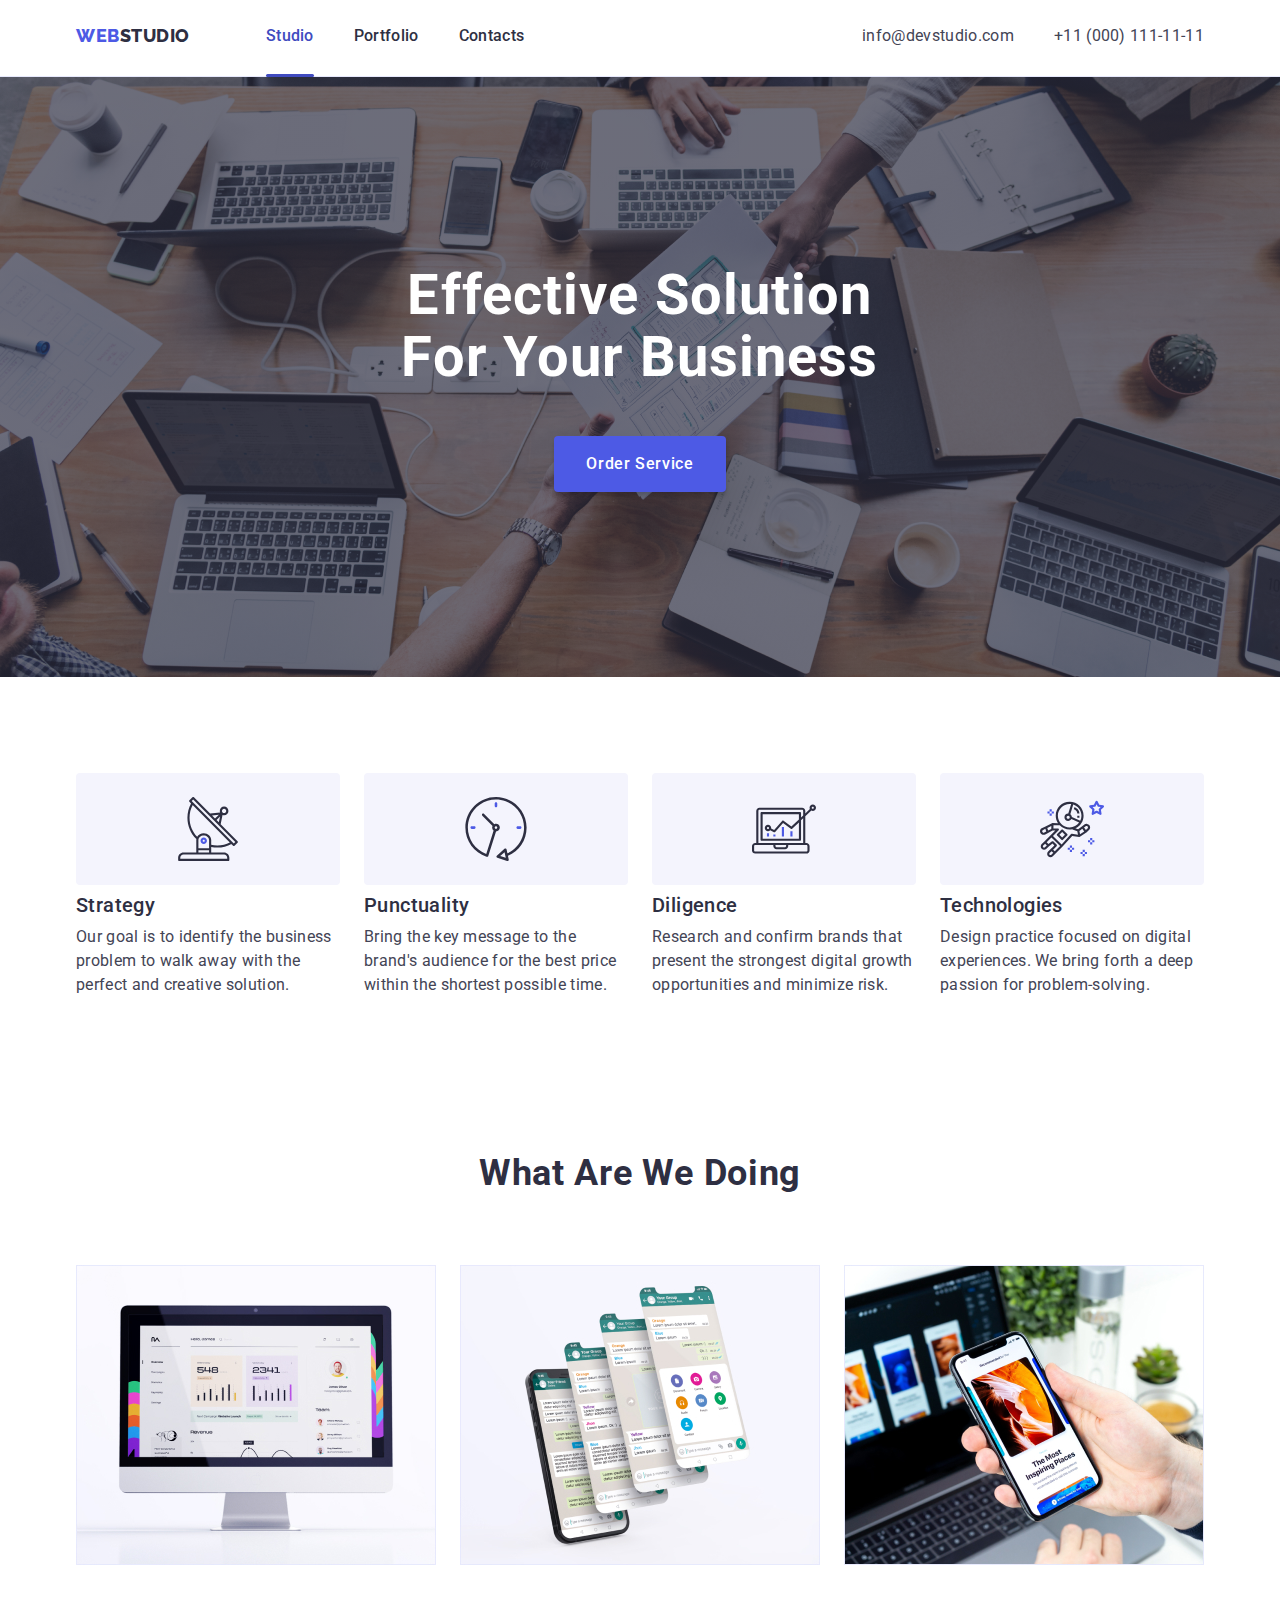
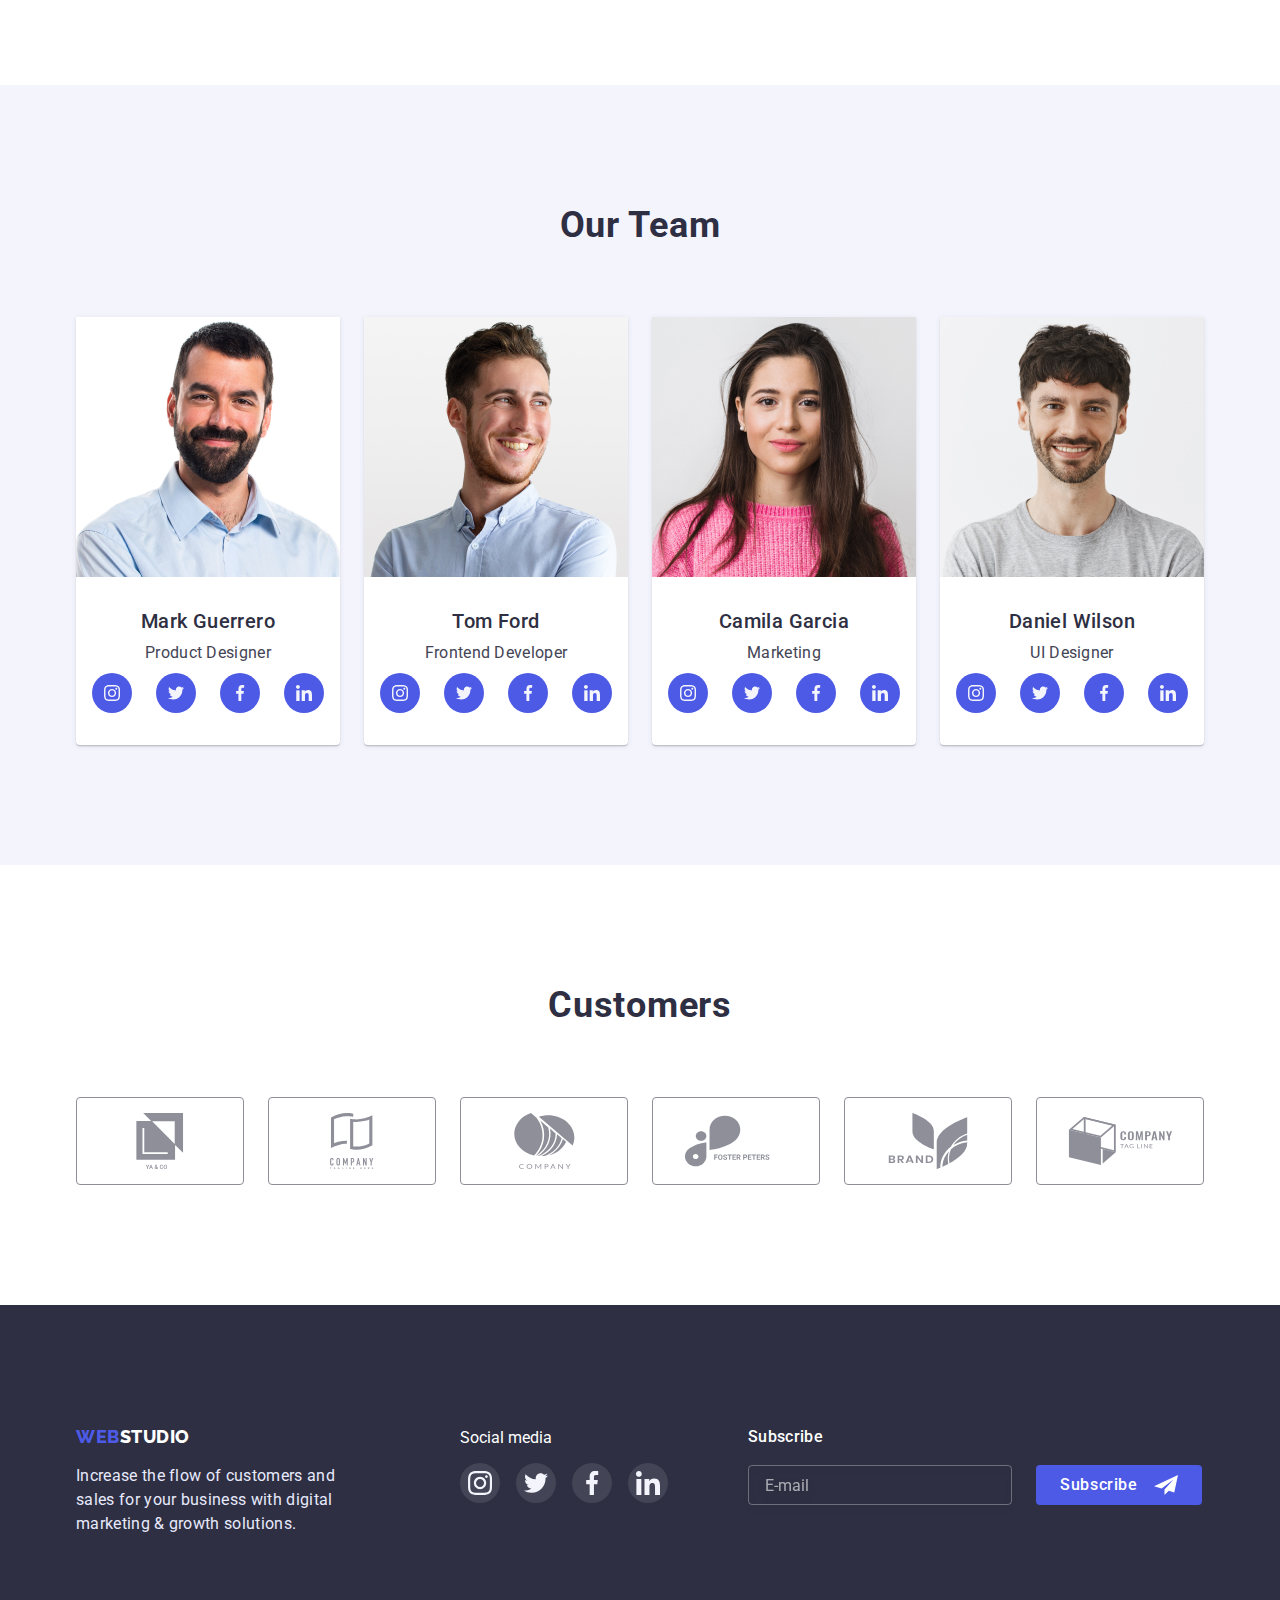
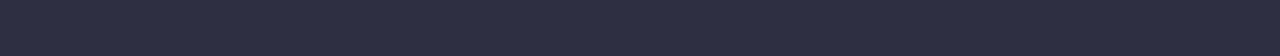
<file: index.html>
<!DOCTYPE html>
<html lang="en">
	<head>
		<meta charset="UTF-8" />
		<meta http-equiv="X-UA-Compatible" content="IE=edge" />
		<meta name="viewport" content="width=device-width, initial-scale=1.0" />
		<link rel="preconnect" href="https://fonts.googleapis.com" />
		<link rel="preconnect" href="https://fonts.gstatic.com" crossorigin />
		<link
			href="https://fonts.googleapis.com/css2?family=Raleway:wght@800&family=Roboto:wght@400;500;700;900&display=swap"
			rel="stylesheet"
		/>
		<link
			rel="stylesheet"
			href="https://cdnjs.cloudflare.com/ajax/libs/modern-normalize/1.1.0/modern-normalize.css"
		/>
		<link rel="stylesheet" href="./css/style.css" />
		<link rel="stylesheet" href="./css/mobile-lg.css" />
		<link rel="stylesheet" href="./css/tablet.css" />
		<link rel="stylesheet" href="./css/desktop.css" />
		<title>WebStudio</title>
	</head>
	<body>
		<!-- HEADER start -->
		<header class="header">
			<div class="container page-header">
				<div class="header-logo">
					<a class="logo-link link" href="./index.html"
						><span class="logo-color">Web</span>Studio</a
					>
				</div>

				<nav class="header-nav">
					<ul class="header-tab-menu list">
						<li class="header-tab-menu-item">
							<a class="header-tab-link link active" href="./index.html">Studio</a>
						</li>
						<li class="header-tab-menu-item">
							<a class="header-tab-link link" href="./portfolio.html">Portfolio</a>
						</li>
						<li class="header-tab-menu-item">
							<a class="header-tab-link link" href="">Contacts</a>
						</li>
					</ul>
				</nav>

				<address class="header-tab-contacts">
					<ul class="header-tab-contact list">
						<li class="header-tab-contacts-item">
							<a class="header-contact-link link" href="mailto:info@devstudio.com"
								>info@devstudio.com</a
							>
						</li>
						<li class="header-tab-contacts-item">
							<a class="header-contact-link link" href="tel:+110001111111"
								>+11 (000) 111-11-11</a
							>
						</li>
					</ul>
				</address>
			</div>
		</header>
		<!-- HEADER end -->

		<!-- Header mobile start -->
		<header class="header-mobile">
			<div class="header-mobile-container">
				<div class="header-mobile-wrap">
					<div class="header-mobile-logo">
						<a class="logo-link link" href="./index.html"
							><span class="logo-color">Web</span>Studio</a
						>
					</div>

					<div class="header-burger burger js-open-menu">
						<span class="burger-line burger-line-first"></span>
						<span class="burger-line burger-line-second"></span>
						<span class="burger-line burger-line-third"></span>
					</div>

					<div class="header-nav-wrap">
						<button class="header-nav-close" type="button"></button>
						<nav class="nav">
							<ul class="header-menu list">
								<li class="header-menu-item">
									<a class="header-link link active" href="./index.html">Studio</a>
								</li>
								<li class="header-menu-item">
									<a class="header-link link" href="./portfolio.html">Portfolio</a>
								</li>
								<li class="header-menu-item">
									<a class="header-link link" href="">Contacts</a>
								</li>
							</ul>
						</nav>
						<div class="header-mobile-social">
							<address class="header-contacts">
								<ul class="header-menu-contacts list">
									<li class="header-menu-contact-item">
										<a
											class="header-address-link header-tel-link link"
											href="tel:+110001111111"
											>+11 (000) 111-11-11</a
										>
									</li>
									<li class="header-menu-contact-item">
										<a
											class="header-address-link header-mail-link link"
											href="mailto:info@devstudio.com"
											>info@devstudio.com</a
										>
									</li>
								</ul>
							</address>

							<ul class="header-social-list list">
								<li class="header-social-item">
									<a href="#!" class="header-social-link link">
										<svg class="header-social-icon" width="24" height="24">
											<use href="./images/sprite.svg#icon-inst"></use>
										</svg>
									</a>
								</li>
								<li class="header-social-item">
									<a href="#!" class="header-social-link link">
										<svg class="header-social-icon" width="24" height="24">
											<use href="./images/sprite.svg#icon-twitter"></use>
										</svg>
									</a>
								</li>
								<li class="header-social-item">
									<a href="#!" class="header-social-link link">
										<svg class="header-social-icon" width="24" height="24">
											<use href="./images/sprite.svg#icon-facebook"></use>
										</svg>
									</a>
								</li>
								<li class="header-social-item">
									<a href="#!" class="header-social-link link">
										<svg class="header-social-icon" width="24" height="24">
											<use href="./images/sprite.svg#icon-linkedin"></use>
										</svg>
									</a>
								</li>
							</ul>
						</div>
					</div>
				</div>
			</div>
		</header>
		<!-- Header mobile end -->

		<main>
			<!-- Hero start -->
			<section class="hero">
				<div class="container">
					<div class="hero-wrap">
						<h1 class="hero-title">Effective Solution for Your Business</h1>

						<button class="hero-btn btn" type="button" data-modal-open>
							Order Service
						</button>
					</div>
				</div>
			</section>
			<!-- Hero end -->

			<!-- Advantages start -->
			<section class="advantages">
				<div class="container">
					<h2 class="section-title visually-hidden">Advantages</h2>
					<ul class="advantages-list list">
						<li class="advantages-item">
							<div class="advantages-wrap">
								<svg class="advantages-icon" width="64" height="64">
									<use href="./images/sprite.svg#icon-antenna-1"></use>
								</svg>
							</div>
							<h3 class="advantages-subtitle section-subtitle">Strategy</h3>
							<p class="advantages-desc section-desc">
								Our goal is to identify the business problem to walk away with the
								perfect and creative solution.
							</p>
						</li>
						<li class="advantages-item">
							<div class="advantages-wrap">
								<svg class="advantages-icon" width="64" height="64">
									<use href="./images/sprite.svg#icon-clock-1"></use>
								</svg>
							</div>
							<h3 class="advantages-subtitle section-subtitle">Punctuality</h3>
							<p class="advantages-desc section-desc">
								Bring the key message to the brand's audience for the best price within
								the shortest possible time.
							</p>
						</li>
						<li class="advantages-item">
							<div class="advantages-wrap">
								<svg class="advantages-icon" width="64" height="64">
									<use href="./images/sprite.svg#icon-diagram-1"></use>
								</svg>
							</div>
							<h3 class="advantages-subtitle section-subtitle">Diligence</h3>
							<p class="advantages-desc section-desc">
								Research and confirm brands that present the strongest digital growth
								opportunities and minimize risk.
							</p>
						</li>
						<li class="advantages-item">
							<div class="advantages-wrap">
								<svg class="advantages-icon" width="64" height="64">
									<use href="./images/sprite.svg#icon-astronaut-1"></use>
								</svg>
							</div>
							<h3 class="advantages-subtitle section-subtitle">Technologies</h3>
							<p class="advantages-desc section-desc">
								Design practice focused on digital experiences. We bring forth a deep
								passion for problem-solving.
							</p>
						</li>
					</ul>
				</div>
			</section>
			<!-- Advantages end -->

			<!-- Section possitibilities start -->
			<section class="possitibilities section">
				<div class="container">
					<h2 class="section-title">What are we doing</h2>
					<ul class="possitibilities-list list">
						<li class="possitibilities-item">
							<img
								srcset="
									./images/content-image1.jpg    1x,
									./images/content-image1-2x.jpg 2x
								"
								src="./images/content-image1.jpg"
								alt="computer monitor and statistic"
								width="360"
							/>
						</li>

						<li class="possitibilities-item">
							<img
								srcset="
									./images/content-image2.jpg    1x,
									./images/content-image2-2x.jpg 2x
								"
								src="./images/content-image2.jpg"
								alt="telephone and widgets"
								width="360"
							/>
						</li>

						<li class="possitibilities-item">
							<img
								srcset="
									./images/content-image3.jpg    1x,
									./images/content-image3-2x.jpg 2x
								"
								src="./images/content-image3.jpg"
								alt="macbook and telephone with content"
								width="360"
							/>
						</li>
					</ul>
				</div>
			</section>
			<!-- Section possitibilities end -->

			<!-- Team start -->
			<section class="team">
				<div class="container page-team">
					<h2 class="team-title section-title">Our Team</h2>
					<ul class="team-card-list list">
						<li class="team-card-item">
							<picture>
								<source
									srcset="./images/team-1-desk.jpg 1x, ./images/team-1-desk-2x.jpg 2x"
									media="(min-width: 1200px)"
								/>
								<source
									srcset="./images/team-1-tab.jpg 1x, ./images/team-1-tab-2x.jpg 2x"
									media="(min-width: 768px)"
								/>
								<source
									srcset="./images/team-1-mob.jpg 1x, ./images/team-1-mob-2x.jpg 2x"
									media="(max-width: 767px)"
								/>
								<img
									srcset="./images/team-1-mob.jpg 1x, ./images/team-1-mob-2x.jpg 2x"
									src="./images/team-1-mob.jpg"
									alt="Mark Guerrero"
									width="264"
									class="team-card-img"
								/>
							</picture>

							<div class="team-text">
								<h3 class="team-name">Mark Guerrero</h3>
								<p class="team-desc">Product Designer</p>
								<ul class="team-social-list list">
									<li class="team-social-item">
										<a href="#!" class="team-social-link link">
											<svg class="team-social-icon" width="16" height="16">
												<use href="./images/sprite.svg#icon-inst"></use>
											</svg>
										</a>
									</li>
									<li class="team-social-item">
										<a href="#!" class="team-social-link link">
											<svg class="team-social-icon" width="16" height="16">
												<use href="./images/sprite.svg#icon-twitter"></use>
											</svg>
										</a>
									</li>
									<li class="team-social-item">
										<a href="#!" class="team-social-link link">
											<svg class="team-social-icon" width="16" height="16">
												<use href="./images/sprite.svg#icon-facebook"></use>
											</svg>
										</a>
									</li>
									<li class="team-social-item">
										<a href="#!" class="team-social-link link">
											<svg class="team-social-icon" width="16" height="16">
												<use href="./images/sprite.svg#icon-linkedin"></use>
											</svg>
										</a>
									</li>
								</ul>
							</div>
						</li>

						<li class="team-card-item">
							<picture>
								<source
									srcset="./images/team-2-desk.jpg 1x, ./images/team-2-desk-2x.jpg 2x"
									media="(min-width: 1200px)"
								/>
								<source
									srcset="./images/team-2-tab.jpg 1x, ./images/team-2-tab-2x.jpg 2x"
									media="(min-width: 768px)"
								/>
								<source
									srcset="./images/team-2-mob.jpg 1x, ./images/team-2-mob-2x.jpg 2x"
									media="(max-width: 767px)"
								/>
								<img
									srcset="./images/team-2-mob.jpg 1x, ./images/team-2-mob-2x.jpg 2x"
									src="./images/team-2-mob.jpg"
									alt="Mark Guerrero"
									width="264"
									class="team-card-img"
								/>
							</picture>
							<div class="team-text">
								<h3 class="team-name">Tom Ford</h3>
								<p class="team-desc">Frontend Developer</p>
								<ul class="team-social-list list">
									<li class="team-social-item">
										<a href="#!" class="team-social-link link">
											<svg class="team-social-icon" width="16" height="16">
												<use href="./images/sprite.svg#icon-inst"></use>
											</svg>
										</a>
									</li>
									<li class="team-social-item">
										<a href="#!" class="team-social-link link">
											<svg class="team-social-icon" width="16" height="16">
												<use href="./images/sprite.svg#icon-twitter"></use>
											</svg>
										</a>
									</li>
									<li class="team-social-item">
										<a href="#!" class="team-social-link link">
											<svg class="team-social-icon" width="16" height="16">
												<use href="./images/sprite.svg#icon-facebook"></use>
											</svg>
										</a>
									</li>
									<li class="team-social-item">
										<a href="#!" class="team-social-link link">
											<svg class="team-social-icon" width="16" height="16">
												<use href="./images/sprite.svg#icon-linkedin"></use>
											</svg>
										</a>
									</li>
								</ul>
							</div>
						</li>

						<li class="team-card-item">
							<picture>
								<source
									srcset="./images/team-3-desk.jpg 1x, ./images/team-3-desk-2x.jpg 2x"
									media="(min-width: 1200px)"
								/>
								<source
									srcset="./images/team-3-tab.jpg 1x, ./images/team-3-tab-2x.jpg 2x"
									media="(min-width: 768px)"
								/>
								<source
									srcset="./images/team-3-mob.jpg 1x, ./images/team-3-mob-2x.jpg 2x"
									media="(max-width: 767px)"
								/>
								<img
									srcset="./images/team-3-mob.jpg 1x, ./images/team-3-mob-2x.jpg 2x"
									src="./images/team-3-mob.jpg"
									alt="Mark Guerrero"
									width="264"
									class="team-card-img"
								/>
							</picture>
							<div class="team-text">
								<h3 class="team-name">Camila Garcia</h3>
								<p class="team-desc">Marketing</p>
								<ul class="team-social-list list">
									<li class="team-social-item">
										<a href="#!" class="team-social-link link">
											<svg class="team-social-icon" width="16" height="16">
												<use href="./images/sprite.svg#icon-inst"></use>
											</svg>
										</a>
									</li>
									<li class="team-social-item">
										<a href="#!" class="team-social-link link">
											<svg class="team-social-icon" width="16" height="16">
												<use href="./images/sprite.svg#icon-twitter"></use>
											</svg>
										</a>
									</li>
									<li class="team-social-item">
										<a href="#!" class="team-social-link link">
											<svg class="team-social-icon" width="16" height="16">
												<use href="./images/sprite.svg#icon-facebook"></use>
											</svg>
										</a>
									</li>
									<li class="team-social-item">
										<a href="#!" class="team-social-link link">
											<svg class="team-social-icon" width="16" height="16">
												<use href="./images/sprite.svg#icon-linkedin"></use>
											</svg>
										</a>
									</li>
								</ul>
							</div>
						</li>

						<li class="team-card-item">
							<picture>
								<source
									srcset="./images/team-4-desk.jpg 1x, ./images/team-4-desk-2x.jpg 2x"
									media="(min-width: 1200px)"
								/>
								<source
									srcset="./images/team-4-tab.jpg 1x, ./images/team-4-tab-2x.jpg 2x"
									media="(min-width: 768px)"
								/>
								<source
									srcset="./images/team-4-mob.jpg 1x, ./images/team-4-mob-2x.jpg 2x"
									media="(max-width: 767px)"
								/>
								<img
									srcset="./images/team-4-mob.jpg 1x, ./images/team-4-mob-2x.jpg 2x"
									src="./images/team-1-mob.jpg"
									alt="Mark Guerrero"
									width="264"
									class="team-card-img"
								/>
							</picture>
							<div class="team-text">
								<h3 class="team-name">Daniel Wilson</h3>
								<p class="team-desc">UI Designer</p>
								<ul class="team-social-list list">
									<li class="team-social-item">
										<a href="#!" class="team-social-link link">
											<svg class="team-social-icon" width="16" height="16">
												<use href="./images/sprite.svg#icon-inst"></use>
											</svg>
										</a>
									</li>
									<li class="team-social-item">
										<a href="#!" class="team-social-link link">
											<svg class="team-social-icon" width="16" height="16">
												<use href="./images/sprite.svg#icon-twitter"></use>
											</svg>
										</a>
									</li>
									<li class="team-social-item">
										<a href="#!" class="team-social-link link">
											<svg class="team-social-icon" width="16" height="16">
												<use href="./images/sprite.svg#icon-facebook"></use>
											</svg>
										</a>
									</li>
									<li class="team-social-item">
										<a href="#!" class="team-social-link link">
											<svg class="team-social-icon" width="16" height="16">
												<use href="./images/sprite.svg#icon-linkedin"></use>
											</svg>
										</a>
									</li>
								</ul>
							</div>
						</li>
					</ul>
				</div>
			</section>
			<!-- Team end -->

			<!-- Customers start -->
			<section class="customers">
				<div class="container page-customers">
					<h2 class="customers-title section-title">Customers</h2>
					<ul class="customers-list list">
						<li class="customers-item">
							<a href="#!" class="customers-link">
								<svg class="customers-icon" width="104" height="56">
									<use href="./images/sprite.svg#icon-custom-1"></use>
								</svg>
							</a>
						</li>
						<li class="customers-item">
							<a href="#!" class="customers-link">
								<svg class="customers-icon" width="104" height="56">
									<use href="./images/sprite.svg#icon-custom-2"></use>
								</svg>
							</a>
						</li>
						<li class="customers-item">
							<a href="#!" class="customers-link">
								<svg class="customers-icon" width="104" height="56">
									<use href="./images/sprite.svg#icon-custom-3"></use>
								</svg>
							</a>
						</li>
						<li class="customers-item">
							<a href="#!" class="customers-link">
								<svg class="customers-icon" width="104" height="56">
									<use href="./images/sprite.svg#icon-custom-4"></use>
								</svg>
							</a>
						</li>
						<li class="customers-item">
							<a href="#!" class="customers-link">
								<svg class="customers-icon" width="104" height="56">
									<use href="./images/sprite.svg#icon-custom-5"></use>
								</svg>
							</a>
						</li>
						<li class="customers-item">
							<a href="#!" class="customers-link">
								<svg class="customers-icon" width="104" height="56">
									<use href="./images/sprite.svg#icon-custom-6"></use>
								</svg>
							</a>
						</li>
					</ul>
				</div>
			</section>
			<!-- Customers end -->
		</main>

		<!-- Footer start -->
		<footer class="footer">
			<div class="container page-footer">
				<div class="footer-wrap">
					<div class="footer-text">
						<a href="./index.html" class="footer-logo logo-link link"
							><span class="logo-color">Web</span>Studio</a
						>
						<p class="footer-desc">
							Increase the flow of customers and sales for your business with digital
							marketing & growth solutions.
						</p>
					</div>

					<div class="footer-social">
						<p class="footer-social-title">Social media</p>
						<ul class="footer-social-list list">
							<li class="footer-social-item">
								<a href="#!" class="footer-social-link">
									<svg class="footer-social-icon" width="40" height="40">
										<use href="./images/sprite.svg#icon-footer-instagram"></use>
									</svg>
								</a>
							</li>
							<li class="footer-social-item">
								<a href="#!" class="footer-social-link">
									<svg class="footer-social-icon" width="40" height="40">
										<use href="./images/sprite.svg#icon-footer-twitter"></use>
									</svg>
								</a>
							</li>
							<li class="footer-social-item">
								<a href="#!" class="footer-social-link">
									<svg class="footer-social-icon" width="40" height="40">
										<use href="./images/sprite.svg#icon-footer-facebook"></use>
									</svg>
								</a>
							</li>
							<li class="footer-social-item">
								<a href="#!" class="footer-social-link">
									<svg class="footer-social-icon" width="40" height="40">
										<use href="./images/sprite.svg#icon-footer-linkedin"></use>
									</svg>
								</a>
							</li>
						</ul>
					</div>
				</div>

				<form class="footer-form">
					<p class="footer-form-title section-subtitle'">Subscribe</p>

					<div class="footer-mail">
						<input
							class="footer-form-input"
							type="email"
							name="mail"
							id="footer-mail"
							placeholder="E-mail"
						/>

						<div class="footer-control">
							<button class="footer-form-btn" type="submit">
								<span>Subscribe</span>
								<svg class="footer-btn-icon" width="24" height="24">
									<use href="./images/sprite.svg#icon-footer-btn"></use>
								</svg>
							</button>
						</div>
					</div>
				</form>
			</div>
		</footer>
		<!-- Footer end -->

		<div class="backdrop is-hidden" data-modal>
			<div class="modal">
				<button type="button" data-modal-close class="modal-close"></button>
				<p class="modal-title">Leave your contacts and we will call you back</p>
				<form class="modal-form form">
					<div class="form-group">
						<label for="name"><span>Name</span></label>

						<div class="form-control">
							<input
								minlength="5"
								required
								class="form-input"
								type="text"
								id="name"
								name="name"
							/>
							<svg class="modal-icon">
								<use
									href="./images/sprite.svg#icon-modal-user"
									width="18"
									height="24"
								></use>
							</svg>
						</div>
					</div>
					<div class="form-group">
						<label for="tel"><span>Phone</span></label>

						<div class="form-control">
							<input
								pattern="^\+?3?8?(0\d{9})$"
								required
								class="form-input"
								type="text"
								id="tel"
								name="phone"
							/>
							<svg class="modal-icon">
								<use
									href="./images/sprite.svg#icon-modal-phone"
									width="18"
									height="24"
								></use>
							</svg>
						</div>
					</div>
					<div class="form-group">
						<label for="email"><span>Email</span></label>

						<div class="form-control">
							<input
								required
								class="form-input"
								type="email"
								id="email"
								name="email"
							/>
							<svg class="modal-icon">
								<use
									href="./images/sprite.svg#icon-modal-mail"
									width="18"
									height="24"
								></use>
							</svg>
						</div>
					</div>

					<div class="form-group">
						<label for="com"><span>Comment</span></label>
						<textarea
							class="form-textarea"
							name="comment"
							id="com"
							placeholder="Text input"
						></textarea>
					</div>

					<input
						class="form-checkbox visually-hidden"
						type="checkbox"
						name="policy"
						id="policy"
					/>
					<label for="policy" class="form-label-checkbox"
						>I accept the terms and conditions of the
						<a href="#">Privacy Policy</a></label
					>

					<button type="submit" class="form-btn btn">Send</button>
				</form>
			</div>
		</div>

		<script src="./js/modal.js"></script>
		<script src="./js/mobile-menu.js"></script>
	</body>
</html>
</file>
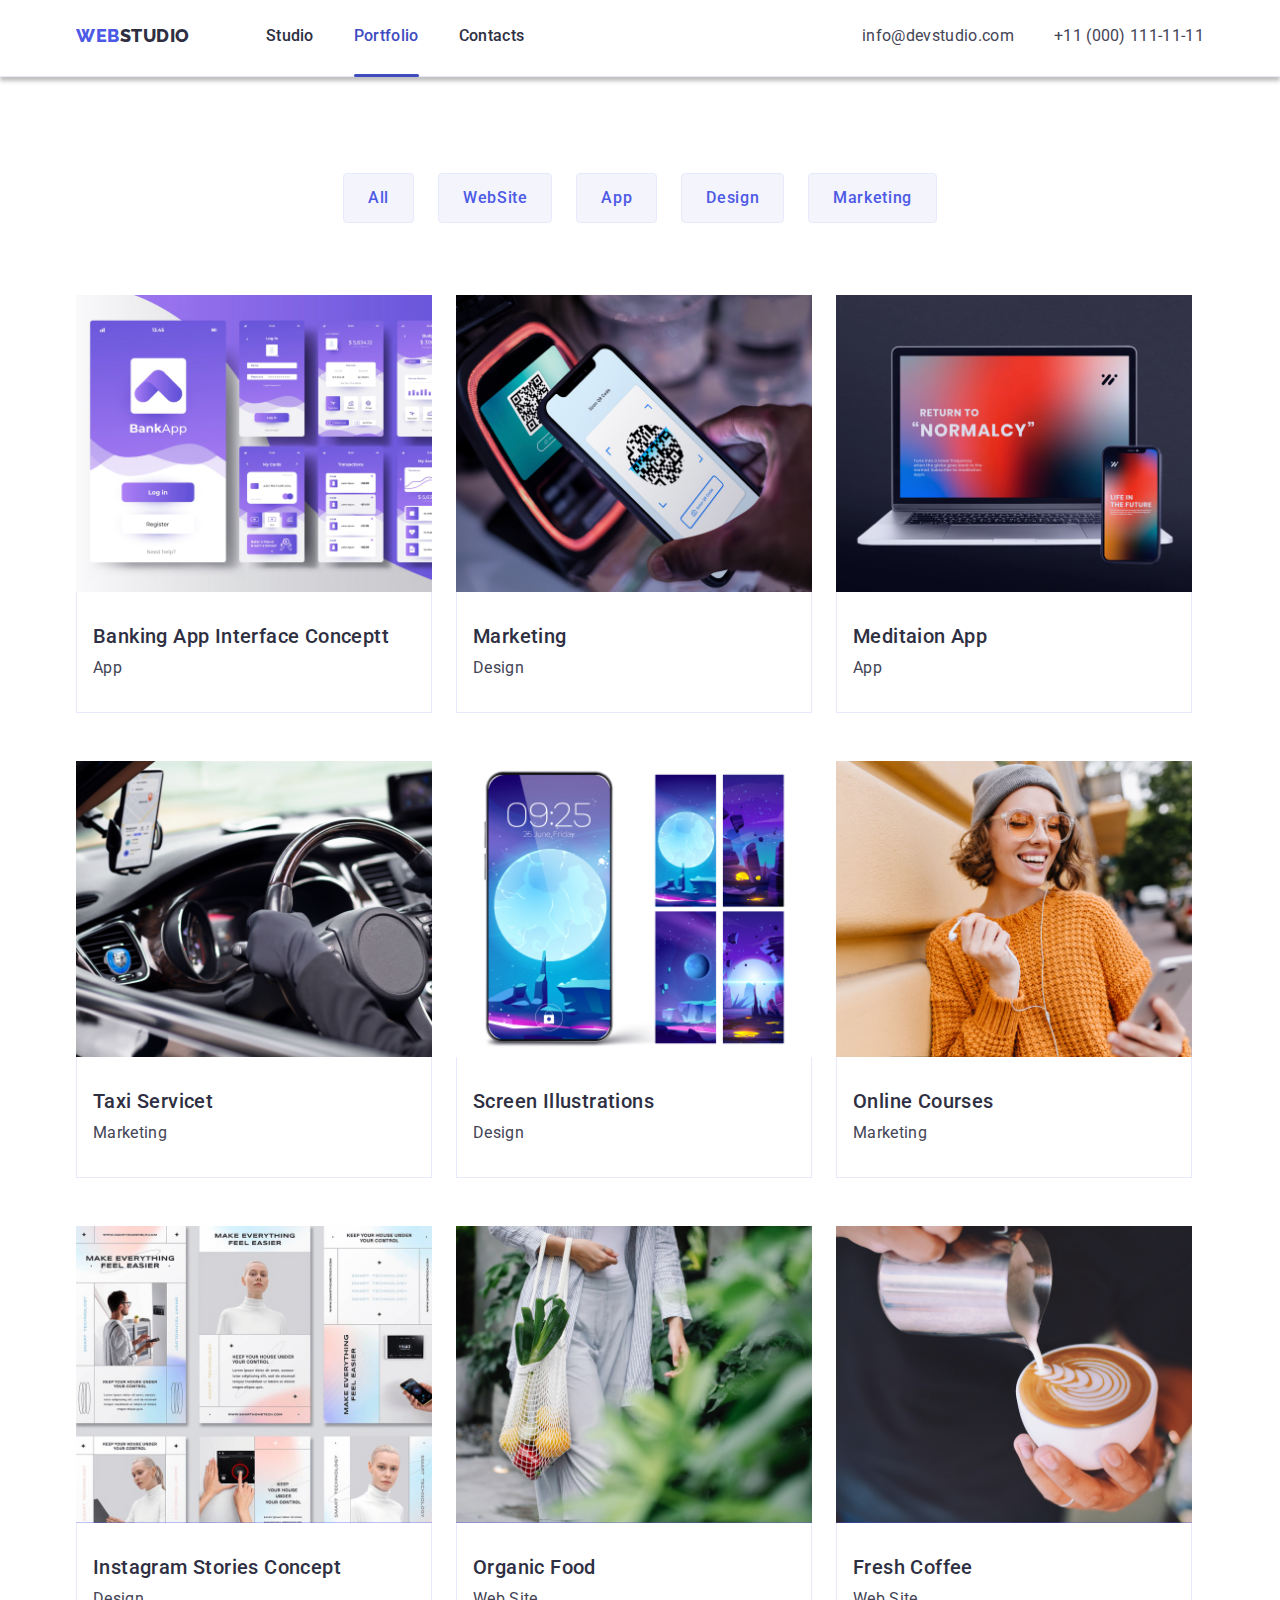
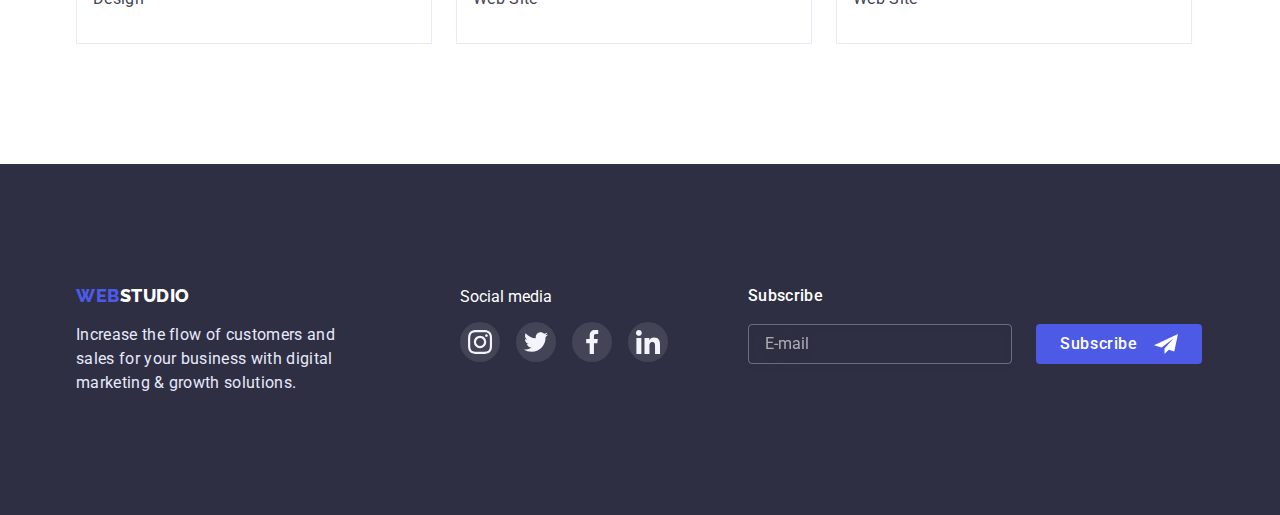
<file: portfolio.html>
<!DOCTYPE html>
<html lang="en">
	<head>
		<meta charset="UTF-8" />
		<meta http-equiv="X-UA-Compatible" content="IE=edge" />
		<meta name="viewport" content="width=device-width, initial-scale=1.0" />
		<link rel="preconnect" href="https://fonts.googleapis.com" />
		<link rel="preconnect" href="https://fonts.gstatic.com" crossorigin />
		<link
			href="https://fonts.googleapis.com/css2?family=Raleway:wght@800&family=Roboto:wght@400;500;700;900&display=swap"
			rel="stylesheet"
		/>
		<link
			rel="stylesheet"
			href="https://cdnjs.cloudflare.com/ajax/libs/modern-normalize/1.1.0/modern-normalize.css"
		/>
		<link rel="stylesheet" href="./css/style.css" />
		<link rel="stylesheet" href="./css/mobile-lg.css" />
		<link rel="stylesheet" href="./css/tablet.css" />
		<link rel="stylesheet" href="./css/desktop.css" />
		<title>WebStudio</title>
	</head>
	<body>
		<!-- HEADER start -->
		<div class="header">
			<div class="container page-header">
				<div class="header-logo">
					<a class="logo-link link" href="./index.html"
						><span class="logo-color">Web</span>Studio</a
					>
				</div>

				<nav class="header-nav">
					<ul class="header-tab-menu list">
						<li class="header-tab-menu-item">
							<a class="header-tab-link link" href="./index.html">Studio</a>
						</li>
						<li class="header-tab-menu-item">
							<a class="header-tab-link link active" href="./portfolio.html"
								>Portfolio</a
							>
						</li>
						<li class="header-tab-menu-item">
							<a class="header-tab-link link" href="">Contacts</a>
						</li>
					</ul>
				</nav>

				<address class="header-tab-contacts">
					<ul class="header-tab-contact list">
						<li class="header-tab-contacts-item">
							<a class="header-contact-link link" href="mailto:info@devstudio.com"
								>info@devstudio.com</a
							>
						</li>
						<li class="header-tab-contacts-item">
							<a class="header-contact-link link" href="tel:+110001111111"
								>+11 (000) 111-11-11</a
							>
						</li>
					</ul>
				</address>
			</div>
		</div>
		<!-- HEADER end -->

		<!-- Header mobile start -->
		<div class="header-mobile">
			<div class="header-mobile-wrap">
				<div class="header-mobile-logo">
					<a class="logo-link link" href="./index.html"
						><span class="logo-color">Web</span>Studio</a
					>
				</div>

				<div class="header-burger burger js-open-menu">
					<span class="burger-line burger-line-first"></span>
					<span class="burger-line burger-line-second"></span>
					<span class="burger-line burger-line-third"></span>
				</div>

				<div class="header-nav-wrap">
					<button class="header-nav-close" type="button"></button>
					<nav class="nav">
						<ul class="header-menu list">
							<li class="header-menu-item">
								<a class="header-link link" href="./index.html">Studio</a>
							</li>
							<li class="header-menu-item">
								<a class="header-link link active" href="./portfolio.html">Portfolio</a>
							</li>
							<li class="header-menu-item">
								<a class="header-link link" href="">Contacts</a>
							</li>
						</ul>
					</nav>
					<address class="header-contacts">
						<ul class="header-menu-contacts list">
							<li class="header-menu-contact-item">
								<a
									class="header-address-link header-tel-link link"
									href="tel:+110001111111"
									>+11 (000) 111-11-11</a
								>
							</li>
							<li class="header-menu-contact-item">
								<a
									class="header-address-link header-mail-link link"
									href="mailto:info@devstudio.com"
									>info@devstudio.com</a
								>
							</li>
						</ul>
					</address>

					<ul class="header-social-list list">
						<li class="header-social-item">
							<a href="#!" class="header-social-link link">
								<svg class="header-social-icon" width="24" height="24">
									<use href="./images/sprite.svg#icon-inst"></use>
								</svg>
							</a>
						</li>
						<li class="header-social-item">
							<a href="#!" class="header-social-link link">
								<svg class="header-social-icon" width="24" height="24">
									<use href="./images/sprite.svg#icon-twitter"></use>
								</svg>
							</a>
						</li>
						<li class="header-social-item">
							<a href="#!" class="header-social-link link">
								<svg class="header-social-icon" width="24" height="24">
									<use href="./images/sprite.svg#icon-facebook"></use>
								</svg>
							</a>
						</li>
						<li class="header-social-item">
							<a href="#!" class="header-social-link link">
								<svg class="header-social-icon" width="24" height="24">
									<use href="./images/sprite.svg#icon-linkedin"></use>
								</svg>
							</a>
						</li>
					</ul>
				</div>
			</div>
		</div>
		<!-- Header mobile end -->

		<main>
			<!-- Section portfolio-cards start -->
			<section class="portfolio section">
				<div class="container">
					<h1 class="section-title visually-hidden">Test Title</h1>
					<ul class="portfolio-btn-list list">
						<li class="portfolio-item">
							<button class="portfolio-btn" type="button">All</button>
						</li>
						<li class="portfolio-item">
							<button class="portfolio-btn" type="button">WebSite</button>
						</li>
						<li class="portfolio-item">
							<button class="portfolio-btn" type="button">App</button>
						</li>
						<li class="portfolio-item">
							<button class="portfolio-btn" type="button">Design</button>
						</li>
						<li class="portfolio-item">
							<button class="portfolio-btn" type="button">Marketing</button>
						</li>
					</ul>

					<ul class="portfolio-card-list list">
						<li class="portfolio-card-item">
							<a class="portfolio-card-link link" href="#">
								<div class="portfolio-card-wrap">
									<picture>
										<source
											srcset="
												./images/porfolio-1-desk.jpg    1x,
												./images/porfolio-1-desk-2x.jpg 2x
											"
											media="(min-width: 1200px)"
										/>
										<source
											srcset="
												./images/porfolio-1-tab.jpg    1x,
												./images/porfolio-1-tab-2x.jpg 2x
											"
											media="(min-width: 767px)"
										/>
										<source
											srcset="
												./images/porfolio-1-mob.jpg    1x,
												./images/porfolio-1-mob-2x.jpg 2x
											"
											media="(max-width: 767px)"
										/>
										<img
											src="./images/porfolio-1-mob.jpg"
											alt="Banking App Interface Concept"
											width="356"
										/>
									</picture>

									<p class="portfolio-card-overlay">
										14 Stylish and User-Friendly App Design Concepts · Task Manager App ·
										Calorie Tracker App · Exotic Fruit Ecommerce App · Cloud Storage App
									</p>
								</div>

								<div class="port-border">
									<h2 class="card-list-subtitle section-subtitle">
										Banking App Interface Conceptt
									</h2>
									<p class="card-list-desc section-desc">App</p>
								</div>
							</a>
						</li>

						<li class="portfolio-card-item">
							<a class="portfolio-card-link link" href="#">
								<div class="portfolio-card-wrap">
									<picture>
										<source
											srcset="
												./images/porfolio-2-desk.jpg    1x,
												./images/porfolio-2-desk-2x.jpg 2x
											"
											media="(min-width: 1200px)"
										/>
										<source
											srcset="
												./images/porfolio-2-tab.jpg    1x,
												./images/porfolio-2-tab-2x.jpg 2x
											"
											media="(min-width: 767px)"
										/>
										<source
											srcset="
												./images/porfolio-2-mob.jpg    1x,
												./images/porfolio-2-mob-2x.jpg 2x
											"
											media="(max-width: 767px)"
										/>
										<img
											src="./images/porfolio-2-mob.jpg"
											alt="Banking App Interface Concept"
											width="356"
										/>
									</picture>
									<p class="portfolio-card-overlay">
										14 Stylish and User-Friendly App Design Concepts · Task Manager App ·
										Calorie Tracker App · Exotic Fruit Ecommerce App · Cloud Storage App
									</p>
								</div>
								<div class="port-border">
									<h2 class="card-list-subtitle section-subtitle">Marketing</h2>
									<p class="card-list-desc section-desc">Design</p>
								</div>
							</a>
						</li>

						<li class="portfolio-card-item">
							<a class="portfolio-card-link link" href="#">
								<div class="portfolio-card-wrap">
									<picture>
										<source
											srcset="
												./images/porfolio-3-desk.jpg    1x,
												./images/porfolio-3-desk-2x.jpg 2x
											"
											media="(min-width: 1200px)"
										/>
										<source
											srcset="
												./images/porfolio-3-tab.jpg    1x,
												./images/porfolio-3-tab-2x.jpg 2x
											"
											media="(min-width: 767px)"
										/>
										<source
											srcset="
												./images/porfolio-3-mob.jpg    1x,
												./images/porfolio-3-mob-2x.jpg 2x
											"
											media="(max-width: 767px)"
										/>
										<img
											src="./images/porfolio-3-mob.jpg"
											alt="Banking App Interface Concept"
											width="356"
										/>
									</picture>
									<p class="card-list-desc portfolio-card-overlay">
										14 Stylish and User-Friendly App Design Concepts · Task Manager App ·
										Calorie Tracker App · Exotic Fruit Ecommerce App · Cloud Storage App
									</p>
								</div>
								<div class="port-border">
									<h2 class="card-list-subtitle section-subtitle">Meditaion App</h2>
									<p class="card-list-desc section-desc">App</p>
								</div>
							</a>
						</li>

						<li class="portfolio-card-item">
							<a class="portfolio-card-link link" href="#">
								<div class="portfolio-card-wrap">
									<picture>
										<source
											srcset="
												./images/porfolio-4-desk.jpg    1x,
												./images/porfolio-4-desk-2x.jpg 2x
											"
											media="(min-width: 1200px)"
										/>
										<source
											srcset="
												./images/porfolio-4-tab.jpg    1x,
												./images/porfolio-4-tab-2x.jpg 2x
											"
											media="(min-width: 767px)"
										/>
										<source
											srcset="
												./images/porfolio-4-mob.jpg    1x,
												./images/porfolio-4-mob-2x.jpg 2x
											"
											media="(max-width: 767px)"
										/>
										<img
											src="./images/porfolio-4-mob.jpg"
											alt="Banking App Interface Concept"
											width="356"
										/>
									</picture>
									<p class="portfolio-card-overlay">
										14 Stylish and User-Friendly App Design Concepts · Task Manager App ·
										Calorie Tracker App · Exotic Fruit Ecommerce App · Cloud Storage App
									</p>
								</div>
								<div class="port-border">
									<h2 class="card-list-subtitle section-subtitle">Taxi Servicet</h2>
									<p class="card-list-desc section-desc">Marketing</p>
								</div>
							</a>
						</li>

						<li class="portfolio-card-item">
							<a class="portfolio-card-link link" href="#">
								<div class="portfolio-card-wrap">
									<picture>
										<source
											srcset="
												./images/porfolio-5-desk.jpg    1x,
												./images/porfolio-5-desk-2x.jpg 2x
											"
											media="(min-width: 1200px)"
										/>
										<source
											srcset="
												./images/porfolio-5-tab.jpg    1x,
												./images/porfolio-5-tab-2x.jpg 2x
											"
											media="(min-width: 767px)"
										/>
										<source
											srcset="
												./images/porfolio-5-mob.jpg    1x,
												./images/porfolio-5-mob-2x.jpg 2x
											"
											media="(max-width: 767px)"
										/>
										<img
											src="./images/porfolio-5-mob.jpg"
											alt="Banking App Interface Concept"
											width="356"
										/>
									</picture>
									<p class="portfolio-card-overlay">
										14 Stylish and User-Friendly App Design Concepts · Task Manager App ·
										Calorie Tracker App · Exotic Fruit Ecommerce App · Cloud Storage App
									</p>
								</div>
								<div class="port-border">
									<h2 class="card-list-subtitle section-subtitle">
										Screen Illustrations
									</h2>
									<p class="card-list-desc section-desc">Design</p>
								</div>
							</a>
						</li>

						<li class="portfolio-card-item">
							<a class="portfolio-card-link link" href="#">
								<div class="portfolio-card-wrap">
									<picture>
										<source
											srcset="
												./images/porfolio-6-desk.jpg    1x,
												./images/porfolio-6-desk-2x.jpg 2x
											"
											media="(min-width: 1200px)"
										/>
										<source
											srcset="
												./images/porfolio-6-tab.jpg    1x,
												./images/porfolio-6-tab-2x.jpg 2x
											"
											media="(min-width: 767px)"
										/>
										<source
											srcset="
												./images/porfolio-6-mob.jpg    1x,
												./images/porfolio-6-mob-2x.jpg 2x
											"
											media="(max-width: 767px)"
										/>
										<img
											src="./images/porfolio-6-mob.jpg"
											alt="Banking App Interface Concept"
											width="356"
										/>
									</picture>
									<p class="portfolio-card-overlay">
										14 Stylish and User-Friendly App Design Concepts · Task Manager App ·
										Calorie Tracker App · Exotic Fruit Ecommerce App · Cloud Storage App
									</p>
								</div>
								<div class="port-border">
									<h2 class="card-list-subtitle section-subtitle">Online Courses</h2>
									<p class="card-list-desc section-desc">Marketing</p>
								</div>
							</a>
						</li>

						<li class="portfolio-card-item">
							<a class="portfolio-card-link link" href="#">
								<div class="portfolio-card-wrap">
									<picture>
										<source
											srcset="
												./images/porfolio-7-desk.jpg    1x,
												./images/porfolio-7-desk-2x.jpg 2x
											"
											media="(min-width: 1200px)"
										/>
										<source
											srcset="
												./images/porfolio-7-tab.jpg    1x,
												./images/porfolio-7-tab-2x.jpg 2x
											"
											media="(min-width: 767px)"
										/>
										<source
											srcset="
												./images/porfolio-7-mob.jpg    1x,
												./images/porfolio-7-mob-2x.jpg 2x
											"
											media="(max-width: 767px)"
										/>
										<img
											src="./images/porfolio-7-mob.jpg"
											alt="Banking App Interface Concept"
											width="356"
										/>
									</picture>
									<p class="portfolio-card-overlay">
										14 Stylish and User-Friendly App Design Concepts · Task Manager App ·
										Calorie Tracker App · Exotic Fruit Ecommerce App · Cloud Storage App
									</p>
								</div>
								<div class="port-border">
									<h2 class="card-list-subtitle section-subtitle">
										Instagram Stories Concept
									</h2>
									<p class="card-list-desc section-desc">Design</p>
								</div>
							</a>
						</li>

						<li class="portfolio-card-item">
							<a class="portfolio-card-link link" href="#">
								<div class="portfolio-card-wrap">
									<picture>
										<source
											srcset="
												./images/porfolio-8-desk.jpg    1x,
												./images/porfolio-8-desk-2x.jpg 2x
											"
											media="(min-width: 1200px)"
										/>
										<source
											srcset="
												./images/porfolio-8-tab.jpg    1x,
												./images/porfolio-8-tab-2x.jpg 2x
											"
											media="(min-width: 767px)"
										/>
										<source
											srcset="
												./images/porfolio-8-mob.jpg    1x,
												./images/porfolio-8-mob-2x.jpg 2x
											"
											media="(max-width: 767px)"
										/>
										<img
											src="./images/porfolio-8-mob.jpg"
											alt="Banking App Interface Concept"
											width="356"
										/>
									</picture>
									<p class="portfolio-card-overlay">
										14 Stylish and User-Friendly App Design Concepts · Task Manager App ·
										Calorie Tracker App · Exotic Fruit Ecommerce App · Cloud Storage App
									</p>
								</div>
								<div class="port-border">
									<h2 class="card-list-subtitle section-subtitle">Organic Food</h2>
									<p class="card-list-desc section-desc">Web Site</p>
								</div>
							</a>
						</li>

						<li class="portfolio-card-item">
							<a class="portfolio-card-link link" href="#">
								<div class="portfolio-card-wrap">
									<picture>
										<source
											srcset="
												./images/porfolio-9-desk.jpg    1x,
												./images/porfolio-9-desk-2x.jpg 2x
											"
											media="(min-width: 1200px)"
										/>
										<source
											srcset="
												./images/porfolio-9-tab.jpg    1x,
												./images/porfolio-9-tab-2x.jpg 2x
											"
											media="(min-width: 767px)"
										/>
										<source
											srcset="
												./images/porfolio-9-mob.jpg    1x,
												./images/porfolio-9-mob-2x.jpg 2x
											"
											media="(max-width: 767px)"
										/>
										<img
											src="./images/porfolio-9-mob.jpg"
											alt="Banking App Interface Concept"
											width="356"
										/>
									</picture>
									<p class="portfolio-card-overlay">
										14 Stylish and User-Friendly App Design Concepts · Task Manager App ·
										Calorie Tracker App · Exotic Fruit Ecommerce App · Cloud Storage App
									</p>
								</div>
								<div class="port-border">
									<h2 class="card-list-subtitle section-subtitle">Fresh Coffee</h2>
									<p class="card-list-desc section-desc">Web Site</p>
								</div>
							</a>
						</li>
					</ul>
				</div>
			</section>
			<!-- Section portfolio-cards end -->
		</main>

		<!-- Footer start -->
		<footer class="footer">
			<div class="container page-footer">
				<div class="footer-wrap">
					<div class="footer-text">
						<a href="./index.html" class="footer-logo logo-link link"
							><span class="logo-color">Web</span>Studio</a
						>
						<p class="footer-desc">
							Increase the flow of customers and sales for your business with digital
							marketing & growth solutions.
						</p>
					</div>

					<div class="footer-social">
						<p class="footer-social-title">Social media</p>
						<ul class="footer-social-list list">
							<li class="footer-social-item">
								<a href="#!" class="footer-social-link">
									<svg class="footer-social-icon" width="40" height="40">
										<use href="./images/sprite.svg#icon-footer-instagram"></use>
									</svg>
								</a>
							</li>
							<li class="footer-social-item">
								<a href="#!" class="footer-social-link">
									<svg class="footer-social-icon" width="40" height="40">
										<use href="./images/sprite.svg#icon-footer-twitter"></use>
									</svg>
								</a>
							</li>
							<li class="footer-social-item">
								<a href="#!" class="footer-social-link">
									<svg class="footer-social-icon" width="40" height="40">
										<use href="./images/sprite.svg#icon-footer-facebook"></use>
									</svg>
								</a>
							</li>
							<li class="footer-social-item">
								<a href="#!" class="footer-social-link">
									<svg class="footer-social-icon" width="40" height="40">
										<use href="./images/sprite.svg#icon-footer-linkedin"></use>
									</svg>
								</a>
							</li>
						</ul>
					</div>
				</div>

				<form class="footer-form">
					<p class="footer-form-title section-subtitle'">Subscribe</p>

					<div class="footer-mail">
						<input
							class="footer-form-input"
							type="email"
							name="mail"
							id="footer-mail"
							placeholder="E-mail"
						/>

						<div class="footer-control">
							<button class="footer-form-btn" type="submit">
								<span>Subscribe</span>
								<svg class="footer-btn-icon" width="24" height="24">
									<use href="./images/sprite.svg#icon-footer-btn"></use>
								</svg>
							</button>
						</div>
					</div>
				</form>
			</div>
		</footer>
		<!-- Footer end -->

		<script src="./js/modal.js"></script>
		<script src="./js/mobile-menu.js"></script>
	</body>
</html>
</file>
<file: css/style.css>
:root {
	--iris-color: #4d5ae5;
	--ocean-color: #404bbf;
	--navy-blue-color: #2e2f42;
	--green-color: #31d0aa;
	--slate-color: #434455;
	--light-slate-color: #8e8f99;
	--corn-flower-color: #e7e9fc;
	--cloud-color: #f4f4fd;
	--navy-blue-modal-color: #2e2f42;
	--grey-color: #2e2f42;
	--white-color: #fff;
}

body {
	margin: 0;
	font-family: "Roboto", sans-serif;
	color: var(--navy-blue-color);
	font-size: 16px;
}

h1,
h2,
h3,
h4,
h5,
h6,
p {
	margin: 0;
}

img {
	display: block;
}

.container {
	margin: 0 auto;
	padding: 0 16px;
	max-width: 428px;
}

.link {
	color: inherit;
	text-decoration: none;
}

.list {
	list-style: none;
	margin: 0;
	padding: 0;
}

.logo-link {
	font-family: "Raleway", sans-serif;
	font-weight: 800;
	font-size: 18px;
	line-height: 1.3;
	letter-spacing: 0.03em;
	text-transform: uppercase;
	color: var(--main-color);
}

.logo-color {
	color: var(--iris-color);
}

.btn {
	padding: 16px 32px;
	font-family: inherit;
	font-weight: 500;
	line-height: 1.5;
	letter-spacing: 0.04em;
	border: none;
	background-color: var(--iris-color);
	color: var(--white-color);
	box-shadow: 0px 4px 4px rgba(0, 0, 0, 0.15);
	border-radius: 4px;
	cursor: pointer;
	transition: background-color 250ms cubic-bezier(0.4, 0, 0.2, 1);
}

.btn:hover,
.btn:focus {
	background-color: var(--ocean-color);
}

.visually-hidden {
	position: absolute;
	width: 1px;
	height: 1px;
	margin: -1px;
	border: 0;
	padding: 0;
	white-space: nowrap;
	clip-path: inset(100%);
	clip: rect(0 0 0 0);
	overflow: hidden;
}

.section-title {
	font-weight: 700;
	font-size: 36px;
	line-height: 40px;
	text-align: center;
	letter-spacing: 0.02em;
	text-transform: capitalize;
	color: var(--navy-blue-color);
}

.section-subtitle {
	margin-bottom: 8px;
	font-weight: 700;
	font-size: 36px;
	line-height: 1.1;
	text-align: center;
	letter-spacing: 0.02em;
	text-transform: capitalize;
	color: var(--navy-blue-color);
}

.section-desc {
	font-weight: 500;
	font-size: 16px;
	line-height: 1.5;
	letter-spacing: 0.02em;
	color: var(--slate-color);
}

/* HEADER START */
.header {
	display: none;
}
/* HEADER END */

/* HEADER MOBILE START*/
.header-mobile {
	border-bottom: 1px solid #e7e9fc;
	box-shadow: 0px 4px 4px rgba(0, 0, 0, 0.25);
}

.header-mobile-container {
	padding: 24px 16px;
	margin: 0 auto;
}

.header-mobile-wrap {
	display: flex;
	justify-content: space-between;
}

.header-nav-wrap {
	display: flex;
	flex-direction: column;
	position: fixed;
	right: 0;
	top: 0;
	width: 100%;
	height: 100vh;
	padding: 40px 40px;
	background-color: var(--white-color);
	overflow: scroll;
	z-index: 99;

	transform: translateX(100%);
	transition: transform 0.25s;
}

.header-nav-wrap-active {
	transform: translateX(0);
}

.header-link {
	display: inline-block;

	font-weight: 700;
	font-size: 36px;
	line-height: 1.5;
	letter-spacing: 0.02em;
	text-transform: capitalize;

	color: var(--navy-blue-color);
}

.header-link.active {
	color: var(--ocean-color);
}

.header-mobile-social {
	margin-top: auto;
}

.header-contacts {
	margin-bottom: 48px;
}

.header-menu-contact-item:first-child {
	margin-bottom: 40px;
}

.header-menu-item:not(:last-child) {
	margin-bottom: 40px;
}

.header-tel-link {
	font-style: normal;
	font-weight: 600;
	font-size: 25px;
	line-height: 1.1;
	text-transform: capitalize;

	color: var(--iris-color);
}

.header-mail-link {
	font-style: normal;
	font-weight: 500;
	font-size: 20px;
	line-height: 1.2;
	letter-spacing: 0.02em;

	color: var(--slate-color);
}

.header-social-list {
	display: flex;
	justify-content: space-around;
	align-items: center;
}

.header-social-item {
	width: 40px;
	height: 40px;
}

.header-social-link {
	display: flex;
	justify-content: center;
	align-items: center;
	width: 100%;
	height: 100%;

	border-radius: 50%;
	background-color: var(--iris-color);
	transition: background-color 250ms cubic-bezier(0.4, 0, 0.2, 1);
}

.header-social-link:hover,
.header-social-link:focus {
	background-color: var(--ocean-color);
}

.header-nav-close {
	position: absolute;
	top: 24px;
	right: 24px;
	width: 24px;
	height: 24px;

	background-image: url(../images/close.svg);
	cursor: pointer;
	border: none;
	border-radius: 50%;
}

.header-burger {
	width: 32px;
	height: 22px;
	position: relative;
}

.burger-line {
	display: block;
}

.burger-line-first {
	background-color: var(--navy-blue-color);
	width: 100%;
	height: 3px;
	border-radius: 1px;
	position: absolute;
	top: 0;
	left: 0;
}
.burger-line-second {
	background-color: var(--navy-blue-color);
	width: 100%;
	height: 3px;
	border-radius: 1px;
	position: absolute;
	top: 50%;
	left: 0;
	transform: translateY(-50%);
}
.burger-line-third {
	background-color: var(--navy-blue-color);
	width: 100%;
	height: 3px;
	border-radius: 1px;
	position: absolute;
	bottom: 0;
	left: 0;
}

/* HEADER MOBILE END*/

/* HERO START  */

.hero {
	background-color: var(--grey-color);
	background-image: linear-gradient(rgba(46, 47, 66, 0.7), rgba(46, 47, 66, 0.7)),
		url(../images/hero-bg-mob.jpg);
	background-position: center;
	background-repeat: no-repeat;
	background-size: cover;
	padding: 112px 0;
}

@media (min-device-pixel-ratio: 2),
	(-webkit-min-device-pixel-ratio: 2),
	(min-resolution: 192dpi),
	(min-resolution: 2dppx) {
	.hero {
		background-image: linear-gradient(
				rgba(46, 47, 66, 0.7),
				rgba(46, 47, 66, 0.7)
			),
			url(../images/hero-bg-mob-2x.jpg);
	}
}

.hero-wrap {
	display: flex;
	align-items: center;
	flex-direction: column;
	justify-content: center;
}

.hero-title {
	margin-bottom: 72px;
	max-width: 316px;

	font-weight: 700;
	font-size: 36px;
	line-height: 1.1;
	text-align: center;
	letter-spacing: 0.02em;
	text-transform: capitalize;
	color: var(--white-color);
}

/* HERO END  */

/* ADVANTAGES START  */

.advantages {
	padding: 96px 0;
}

.advantages-wrap {
	display: none;
}

.advantages-list {
	display: flex;
	flex-wrap: wrap;
	justify-content: center;
	column-gap: 24px;
	row-gap: 72px;
}

/* ADVANTAGES END  */

/* -------Section POSSITIBILITIES style start ------- */
.possitibilities {
	display: none;
}

/* ------- Section POSSITIBILITIES style end ------- */

/* TEAM START  */

.team {
	background-color: var(--cloud-color);
	padding: 96px 0;
}

.team-title {
	margin-bottom: 72px;
}

.team-card-list {
	display: flex;
	flex-wrap: wrap;
	row-gap: 72px;
	justify-content: center;
	align-items: center;
}

.team-card-item {
	background-color: var(--white-color);
	box-shadow: 0px 1px 6px rgba(46, 47, 66, 0.08),
		0px 1px 1px rgba(46, 47, 66, 0.16), 0px 2px 1px rgba(46, 47, 66, 0.08);
	border-radius: 0px 0px 4px 4px;
}

.team-text {
	padding: 32px 0;
}

.team-name {
	margin-bottom: 8px;
	font-weight: 500;
	font-size: 20px;
	line-height: 1.2;
	text-align: center;
	letter-spacing: 0.02em;
	color: var(--navy-blue-color);
}

.team-desc {
	margin-bottom: 8px;
	font-size: 16px;
	line-height: 1.5;
	text-align: center;
	letter-spacing: 0.02em;

	color: var(--slate-color);
}

.team-social-list {
	display: flex;
	justify-content: center;
	gap: 24px;
}

.team-social-item {
	width: 40px;
	height: 40px;
}

.team-social-link {
	display: flex;
	justify-content: center;
	align-items: center;
	width: 100%;
	height: 100%;

	border-radius: 50%;
	background-color: var(--iris-color);
	transition: background-color 250ms cubic-bezier(0.4, 0, 0.2, 1);
}

.team-social-link:hover,
.team-social-link:focus {
	background-color: var(--ocean-color);
}

/* TEAM END  */

/* CUSTOMERS START  */

.customers {
	padding: 96px 0;
}

.customers-title {
	margin-bottom: 72px;
}

.customers-list {
	display: flex;
	align-items: center;
	justify-content: center;
	flex-wrap: wrap;
	row-gap: 72px;
	column-gap: 16px;
}

.customers-item {
	width: calc((100% - 16px) / 2);
}

.customers-link {
	display: flex;
	justify-content: center;
	align-items: center;
	width: 100%;
	height: 88px;
	border: 1px solid #8e8f99;
	border-radius: 4px;

	fill: #8e8f99;
	transition: border-color 250ms cubic-bezier(0.4, 0, 0.2, 1),
		fill 250ms cubic-bezier(0.4, 0, 0.2, 1);
}

.customers-link:hover,
.customers-link:focus {
	fill: var(--ocean-color);
	border-color: var(--ocean-color);
}
/* CUSTOMERS END  */

/* PAGE: "portfolio.html" STYLE START */
.portfolio {
	padding-top: 48px;
	padding-bottom: 48px;
}

.portfolio-btn-list {
	display: flex;
	row-gap: 16px;
	flex-wrap: wrap;
	margin-bottom: 48px;
}

.card-list-subtitle {
	font-weight: 500;
	font-size: 20px;
	line-height: 1.2;
	letter-spacing: 0.02em;
	text-align: start;

	color: var(--navy-blue-color);
}

.card-list-desc {
	font-weight: 400;
}

.portfolio-btn {
	padding: 12px 24px;
	font-family: inherit;
	font-size: inherit;
	font-weight: 500;
	line-height: 1.5;
	text-align: center;
	letter-spacing: 0.04em;
	color: var(--iris-color);
	background-color: var(--cloud-color);
	border: 1px solid #e7e9fc;
	border-radius: 4px;
	cursor: pointer;
	transition: background-color 250ms cubic-bezier(0.4, 0, 0.2, 1),
		box-shadow 250ms cubic-bezier(0.4, 0, 0.2, 1);
}

.portfolio-btn:hover,
.portfolio-btn:focus {
	color: var(--white-color);
	background: var(--ocean-color);
	box-shadow: 0px 3px 1px rgba(0, 0, 0, 0.1), 0px 2px 1px rgba(0, 0, 0, 0.08),
		0px 2px 2px rgba(0, 0, 0, 0.12);
	border-color: transparent;
}

.portfolio-item {
	margin-right: 24px;
}
.portfolio-item:last-child {
	margin-right: 0;
}

.portfolio-card-list {
	display: flex;
	flex-wrap: wrap;
	column-gap: 20px;
	row-gap: 48px;
}

/* .portfolio-card-item:not(:nth-child(3n)) {
	margin-right: 24px;
}

.portfolio-card-item:not(:nth-last-child(-n + 3)) {
	margin-bottom: 48px;
} */

.portfolio-card-link {
	display: inline-block;
	transition: box-shadow 250ms cubic-bezier(0.4, 0, 0.2, 1);
}

.portfolio-card-link:hover,
.portfolio-card-link:focus {
	box-shadow: 0px 1px 6px rgba(46, 47, 66, 0.08),
		0px 1px 1px rgba(46, 47, 66, 0.16), 0px 2px 1px rgba(46, 47, 66, 0.08);
}

.port-border {
	padding: 32px 16px;
	border: 1px solid #e7e9fc;
	border-top: none;
}

.card-list-subtitle {
	margin-bottom: 8px;
}

.portfolio-card-wrap {
	position: relative;
	overflow: hidden;
}

.portfolio-card-overlay {
	padding: 20px;

	position: absolute;
	top: 0;
	left: 0;
	width: 100%;
	height: 100%;

	line-height: 1.5;
	letter-spacing: 0.02em;
	color: var(--white-color);
	background-color: var(--iris-color);
	transform: translateY(100%);
	transition: transform 250ms cubic-bezier(0.4, 0, 0.2, 1);

	overflow: auto;
}

.portfolio-card-item:hover .portfolio-card-overlay {
	transform: translateY(0);
}

/* PAGE: "portfolio.html" STYLE END */

/* FOOTER START */

.footer {
	padding: 96px 0;
	background-color: var(--navy-blue-color);
	color: var(--white-color);
}

/* .page-footer {
	display: flex;
	flex-direction: column;
	align-items: center;
	justify-content: center;
} */

.footer-logo {
	margin-bottom: 16px;
}

.footer-text {
	display: flex;
	flex-direction: column;
	justify-content: center;
	align-items: center;
	margin-bottom: 72px;
}

.footer-desc {
	font-size: 16px;
	max-width: 268px;
	line-height: 1.5;
	letter-spacing: 0.02em;
	color: var(--corn-flower-color);
}

.footer-social {
	display: flex;
	align-items: center;
	flex-direction: column;

	margin-bottom: 72px;
}

.footer-social-title {
	margin-bottom: 16px;
}

.footer-social-list {
	display: flex;
	column-gap: 16px;
}

.footer-social-item {
	width: 40px;
	height: 40px;
}

.footer-social-link {
	display: inline-block;
	width: 100%;
	height: 100%;
	border-radius: 50%;
	transition: background-color 250ms cubic-bezier(0.4, 0, 0.2, 1);
}

.footer-form {
	display: flex;
	flex-direction: column;
	align-items: center;
	width: 100%;
}

.footer-mail {
	width: 100%;
}

.footer-form-title {
	margin-bottom: 16px;
	font-weight: 500;
	font-size: 16px;
	line-height: 1.5;
	letter-spacing: 0.02em;
	color: var(--white-color);
}

.footer-form-input {
	margin-bottom: 16px;
	width: 100%;
	height: 40px;
	padding: 8px 16px;

	background-color: transparent;
	outline: transparent;
	border-radius: 4px;
	color: var(--footer-desc);
	border: 1px solid rgba(255, 255, 255, 0.3);
	filter: drop-shadow(0px 4px 4px rgba(0, 0, 0, 0.15));
}

.footer-form-input::placeholder {
	color: rgba(255, 255, 255, 0.6);
}

.footer-form-input::placeholder {
	color: rgba(255, 255, 255, 0.6);
}

.footer-form-btn {
	display: flex;
	align-items: center;
	justify-content: center;
	padding: 8px 24px;
	border-radius: 4px;
	border: none;
	background-color: var(--iris-color);
	cursor: pointer;
	transition: background-color 250ms cubic-bezier(0.4, 0, 0.2, 1);

	margin-left: auto;
	margin-right: auto;
}

.footer-form-btn:hover,
.footer-form-btn:focus {
	background-color: var(--ocean-color);
}

.footer-form-btn span {
	font-weight: 500;
	font-size: 16px;
	line-height: 1.5;

	letter-spacing: 0.04em;

	color: var(--white-color);
}

.footer-btn-icon {
	width: 24px;
	height: 24px;
	margin-left: 16px;
}
/* FOOTER END */

/* ------- Modal style end ------- */
.backdrop {
	width: 100%;
	height: 100%;
	background-color: rgba(0, 0, 0, 0.5);
	position: fixed;
	top: 0;
	left: 0;

	transition: opacity 250ms cubic-bezier(0.4, 0, 0.2, 1),
		visibility 250ms cubic-bezier(0.4, 0, 0.2, 1);
}
.modal {
	max-width: 392px;
	min-height: 586px;
	padding: 72px 16px 24px;

	background-color: var(--white-color);
	border-radius: 4px;
	position: absolute;
	top: 50%;
	left: 50%;
	transform: translate(-50%, -50%) scale(1);
	transition: transform 250ms cubic-bezier(0.4, 0, 0.2, 1);

	position: relative;
}
.modal-close {
	display: block;
	cursor: pointer;
	border: none;
	width: 24px;
	height: 24px;

	background-image: url(../images/svg/close.svg);
	border-radius: 50%;
	margin-left: auto;
	transition: background-image 250ms cubic-bezier(0.4, 0, 0.2, 1);
	position: absolute;
	top: 24px;
	right: 24px;
	transition: background-image 250ms cubic-bezier(0.4, 0, 0.2, 1);
}

.modal-close:hover,
.modal-close:focus {
	background-image: url(../images/svg/close-hover.svg);
}

.is-hidden {
	opacity: 0;
	visibility: hidden;
	pointer-events: none;
}

.backdrop.is-hidden .modal {
	transform: translate(-50%, -50%) scale(0);
}

.modal-title {
	margin-bottom: 16px;
	font-weight: 500;
	font-size: 16px;
	line-height: 1.5;
	text-align: center;
	letter-spacing: 0.02em;
	color: #2e2f42;
}

.form-group {
	margin-bottom: 8px;
}

.form-input {
	padding: 0 16px;
	padding-left: 40px;
	width: 100%;
	height: 40px;
	border-radius: 4px;
	border: 1px solid;
	border-color: rgba(33, 33, 33, 0.2);
	outline: transparent;
	transition: border-color 250ms cubic-bezier(0.4, 0, 0.2, 1);
}

.form-textarea {
	margin-top: 4px;
	resize: none;
	padding: 10px 15px;
	min-height: 120px;
	width: 100%;
	border-radius: 4px;
	border: 1px solid;
	border-color: rgba(33, 33, 33, 0.2);
	outline: transparent;
	transition: border-color 250ms cubic-bezier(0.4, 0, 0.2, 1);
}
.form-textarea:focus {
	border-color: #4d5ae5;
}

.form-group textarea::placeholder {
	font-size: 12px;
	line-height: 16px;
	letter-spacing: 0.04em;
	color: rgba(117, 117, 117, 0.5);
}

.form-group span {
	display: block;
	font-size: 12px;
	line-height: 1.33;
	letter-spacing: 0.04em;
	color: #8e8f99;
}

.form-control {
	margin-top: 4px;
	position: relative;
}

.modal-icon {
	width: 18px;
	height: 24px;
	position: absolute;
	left: 16px;
	top: 50%;
	transform: translateY(-50%);
	transition: fill 250ms cubic-bezier(0.4, 0, 0.2, 1);
}

.form-input:focus {
	border-color: #4d5ae5;
}

.form-input:focus + .modal-icon {
	fill: #4d5ae5;
}

.form-label-checkbox {
	margin-bottom: 24px;
	font-size: 12px;
	line-height: 16px;
	letter-spacing: 0.04em;
	color: #757575;
	display: flex;
	align-items: center;
}

.form-label-checkbox a {
	margin-left: 5px;
	color: rgba(77, 90, 229, 1);
}

.form-label-checkbox::before {
	content: "";
	display: block;
	width: 16px;
	height: 16px;
	border: 1.25px solid rgba(46, 47, 66, 1);
	border-radius: 2px;
	margin-right: 8px;
}

.form-checkbox:checked + .form-label-checkbox::before {
	background-color: rgba(64, 75, 191, 1);
	background-image: url(../images/svg/check.svg);
	background-repeat: no-repeat;
	background-position: center 3px;
}

.form-btn {
	display: block;
	margin-left: auto;
	margin-right: auto;
	width: 169px;
	height: 56px;
}
/* ------- Modal style end ------- */
</file>
<file: css/mobile-lg.css>
@media screen and (min-width: 420px) and (max-width: 767px) {
	.header-tel-link {
		font-size: 36px;
	}
}
</file>
<file: css/tablet.css>
@media screen and (min-width: 768px) {
	.container {
		max-width: 768px;
	}

	/* HEADER */
	.header {
		display: block;
	}

	.header-mobile {
		display: none;
	}

	.header-mobile-wrap {
		display: none;
	}

	.header-nav-wrap {
		display: none;
	}

	.header {
		border-bottom: 1px solid #e7e9fc;
		box-shadow: 0px 4px 4px rgba(0, 0, 0, 0.25);
	}

	.page-header {
		display: flex;
		justify-content: space-between;
		padding: 24px 16px;
	}

	.header-tab-menu {
		display: flex;
		column-gap: 40px;
	}

	.header-tab-link {
		font-weight: 500;
		font-size: 16px;
		line-height: 1.5;
		letter-spacing: 0.02em;
		padding: 35px 0;

		color: var(--navy-blue-color);
	}

	.header-tab-link:hover,
	.header-tab-link:focus,
	.header-tab-link:active,
	.header-contact-link:hover,
	.header-contact-link:focus,
	.header-contact-link:active {
		color: var(--ocean-color);
	}

	.header-tab-link {
		position: relative;
		transition: color 250ms cubic-bezier(0.4, 0, 0.2, 1);
	}

	.header-tab-link.active {
		color: var(--ocean-color);
	}

	.header-tab-link.active::after {
		content: "";

		position: absolute;
		left: 0;
		bottom: 0;

		display: block;
		width: 100%;
		height: 3px;
		background-color: var(--ocean-color);
		border-radius: 2px;
		opacity: 1;

		transition: opacity 250ms cubic-bezier(0.4, 0, 0.2, 1);
	}

	.header-tab-contacts {
		display: flex;
		flex-direction: column;
		font-style: normal;
		font-weight: 400;
		font-size: 12px;
		line-height: 1.3;
		letter-spacing: 0.04em;

		color: var(--slate-color);
	}

	.header-menu-contacts {
		margin-bottom: 48px;
	}

	/* HEADER */

	/* HERO */

	.hero {
		background-image: linear-gradient(
				rgba(46, 47, 66, 0.7),
				rgba(46, 47, 66, 0.7)
			),
			url(../images/hero-bg-tab.jpg);
	}

	@media (min-device-pixel-ratio: 2),
		(-webkit-min-device-pixel-ratio: 2),
		(min-resolution: 192dpi),
		(min-resolution: 2dppx) {
		.hero {
			background-image: linear-gradient(
					rgba(46, 47, 66, 0.7),
					rgba(46, 47, 66, 0.7)
				),
				url(../images/hero-bg-tab-2x.jpg);
		}
	}

	.hero-title {
		margin-bottom: 40px;
		max-width: 494px;
		font-size: 56px;
		text-align: center;
		letter-spacing: 0.02em;
	}

	/* HERO */

	/* Advantages */
	.advantages-item {
		margin-bottom: 0;

		width: 330px;
	}

	.section-subtitle {
		text-align: start;
	}
	/* Advantages */

	/* Team */

	.page-team {
		max-width: 585px;
	}

	.team-card-list {
		column-gap: 24px;
		row-gap: 64px;
	}
	/* Team */

	/* Customers */
	.page-customers {
		max-width: 585px;
	}

	.customers-list {
		column-gap: 24px;
	}

	.customers-item {
		width: calc((100% - 48px) / 3);
	}

	/* Customers */

	/* PAGE: "portfolio.html" STYLE START */
	.portfolio {
		padding-top: 64px;
		padding-bottom: 96px;
	}

	.portfolio-btn-list {
		display: flex;
		justify-content: center;
		flex-wrap: nowrap;
		margin-bottom: 64px;
	}

	.portfolio-card-list {
		column-gap: 24px;
		row-gap: 72px;
	}

	/* PAGE: "portfolio.html" STYLE END */

	/* Footer */

	.page-footer {
		max-width: 585px;
	}

	.footer-logo {
		display: block;
	}

	.footer-wrap {
		display: flex;
		align-items: baseline;
		gap: 24px;
		margin-bottom: 72px;
	}

	.footer-text {
		display: block;
		margin-bottom: 0;
	}

	.footer-social {
		display: block;
		margin-bottom: 0;
	}

	.footer-mail {
		display: flex;
		gap: 24px;
	}

	.footer-form {
		display: block;
	}

	.footer-form-btn {
		margin: 0;
	}

	.footer-form-input {
		max-width: 264px;
		margin-bottom: 0;
	}

	/* Footer */

	.modal {
		width: 408px;
		min-height: 586px;
		padding: 72px 24px 24px;
	}
}
</file>
<file: css/desktop.css>
:root {
	--iris-color: #4d5ae5;
	--ocean-color: #404bbf;
	--navy-blue-color: #2e2f42;
	--green-color: #31d0aa;
	--slate-color: #434455;
	--light-slate-color: #8e8f99;
	--corn-flower-color: #e7e9fc;
	--cloud-color: #f4f4fd;
	--navy-blue-modal-color: #2e2f42;
	--grey-color: #2e2f42;
	--white-color: #fff;
}

@media screen and (min-width: 1200px) {
	.container {
		max-width: 1158px;
		padding: 0 15px;
	}

	/* HEADER */
	.page-header {
		justify-content: flex-start;
		padding-top: 24px;
		padding-bottom: 28px;
	}

	.header-tab-contacts {
		margin-left: auto;
	}

	.header-tab-contact {
		display: flex;
		gap: 40px;
		font-style: normal;
		font-weight: 400;
		font-size: 16px;
		line-height: 24px;
		letter-spacing: 0.02em;
	}

	.header-tab-menu {
		margin-left: 76px;
	}

	.header-tab-link {
		padding-top: 24px;
		padding-bottom: 32px;
	}
	/* HEADER */

	/* hero */

	.hero-wrap {
	}

	.hero {
		background-image: linear-gradient(
				rgba(46, 47, 66, 0.7),
				rgba(46, 47, 66, 0.7)
			),
			url(../images/hero-bg-desk.jpg);
		height: 600px;
		max-width: 1440px;
		margin: 0 auto;
		padding-top: 188px;
		padding-bottom: 188px;
	}

	@media (min-device-pixel-ratio: 2),
		(-webkit-min-device-pixel-ratio: 2),
		(min-resolution: 192dpi),
		(min-resolution: 2dppx) {
		.hero {
			background-image: linear-gradient(
					rgba(46, 47, 66, 0.7),
					rgba(46, 47, 66, 0.7)
				),
				url(../images/hero-bg-desk-2x.jpg);
		}
	}

	.hero-title {
		margin-bottom: 48px;
	}
	/* hero */

	/* ADVANTAGES */

	.advantages-list {
		flex-wrap: nowrap;
	}

	.advantages-wrap {
		display: flex;
		justify-content: center;
		align-items: center;

		margin-bottom: 8px;
		min-height: 112px;
		background-color: var(--cloud-color);
		border-radius: 4px;
	}

	.advantages-item {
		box-sizing: content-box;
	}

	.advantages-desc {
		min-width: 264px;
	}

	.section-subtitle {
		font-weight: 500;
		font-size: 20px;
		line-height: 1.2;

		letter-spacing: 0.02em;

		color: var(--navy-blue-color);
	}

	.section-desc {
		font-weight: 400;
		font-size: 16px;
		line-height: 24px;
		letter-spacing: 0.02em;
		color: var(--slate-color);
	}

	.section-title {
		margin-bottom: 72px;
	}
	/* ADVANTAGES */

	.possitibilities {
		padding-top: 60px;
		padding-bottom: 120px;
		display: block;
	}

	.possitibilities-list {
		display: flex;
	}

	.possitibilities-item {
		margin-right: 24px;
	}

	.possitibilities-item:last-child {
		margin-right: 0;
	}
	/* ------- Section POSSITIBILITIES style end ------- */

	/* Team */

	.team {
		padding: 120px 0;
	}

	.team-card-list {
		flex-wrap: nowrap;
	}
	/* Team */

	/* PAGE: "portfolio.html" STYLE START */
	.portfolio {
		padding-top: 96px;
		padding-bottom: 120px;
	}

	.portfolio-btn-list {
		display: flex;
		justify-content: center;
		margin-bottom: 72px;
	}

	.portfolio-card-list {
		column-gap: 24px;
		row-gap: 48px;
	}

	/* PAGE: "portfolio.html" STYLE END */

	/* Customers */

	.customers {
		padding: 120px 0;
	}

	.customers-list {
		flex-wrap: nowrap;
	}
	/* Customers */

	/* Footer */

	.footer {
		padding: 120px 0;
	}

	.page-footer {
		display: flex;
		column-gap: 80px;
	}

	.footer-wrap {
		align-items: baseline;
		column-gap: 120px;
		margin-bottom: 0;
	}

	.footer-desc {
		margin-bottom: 0;
		min-width: 264px;
	}
	/* Footer */

	.modal {
		min-height: 584px;
	}
}
</file>
